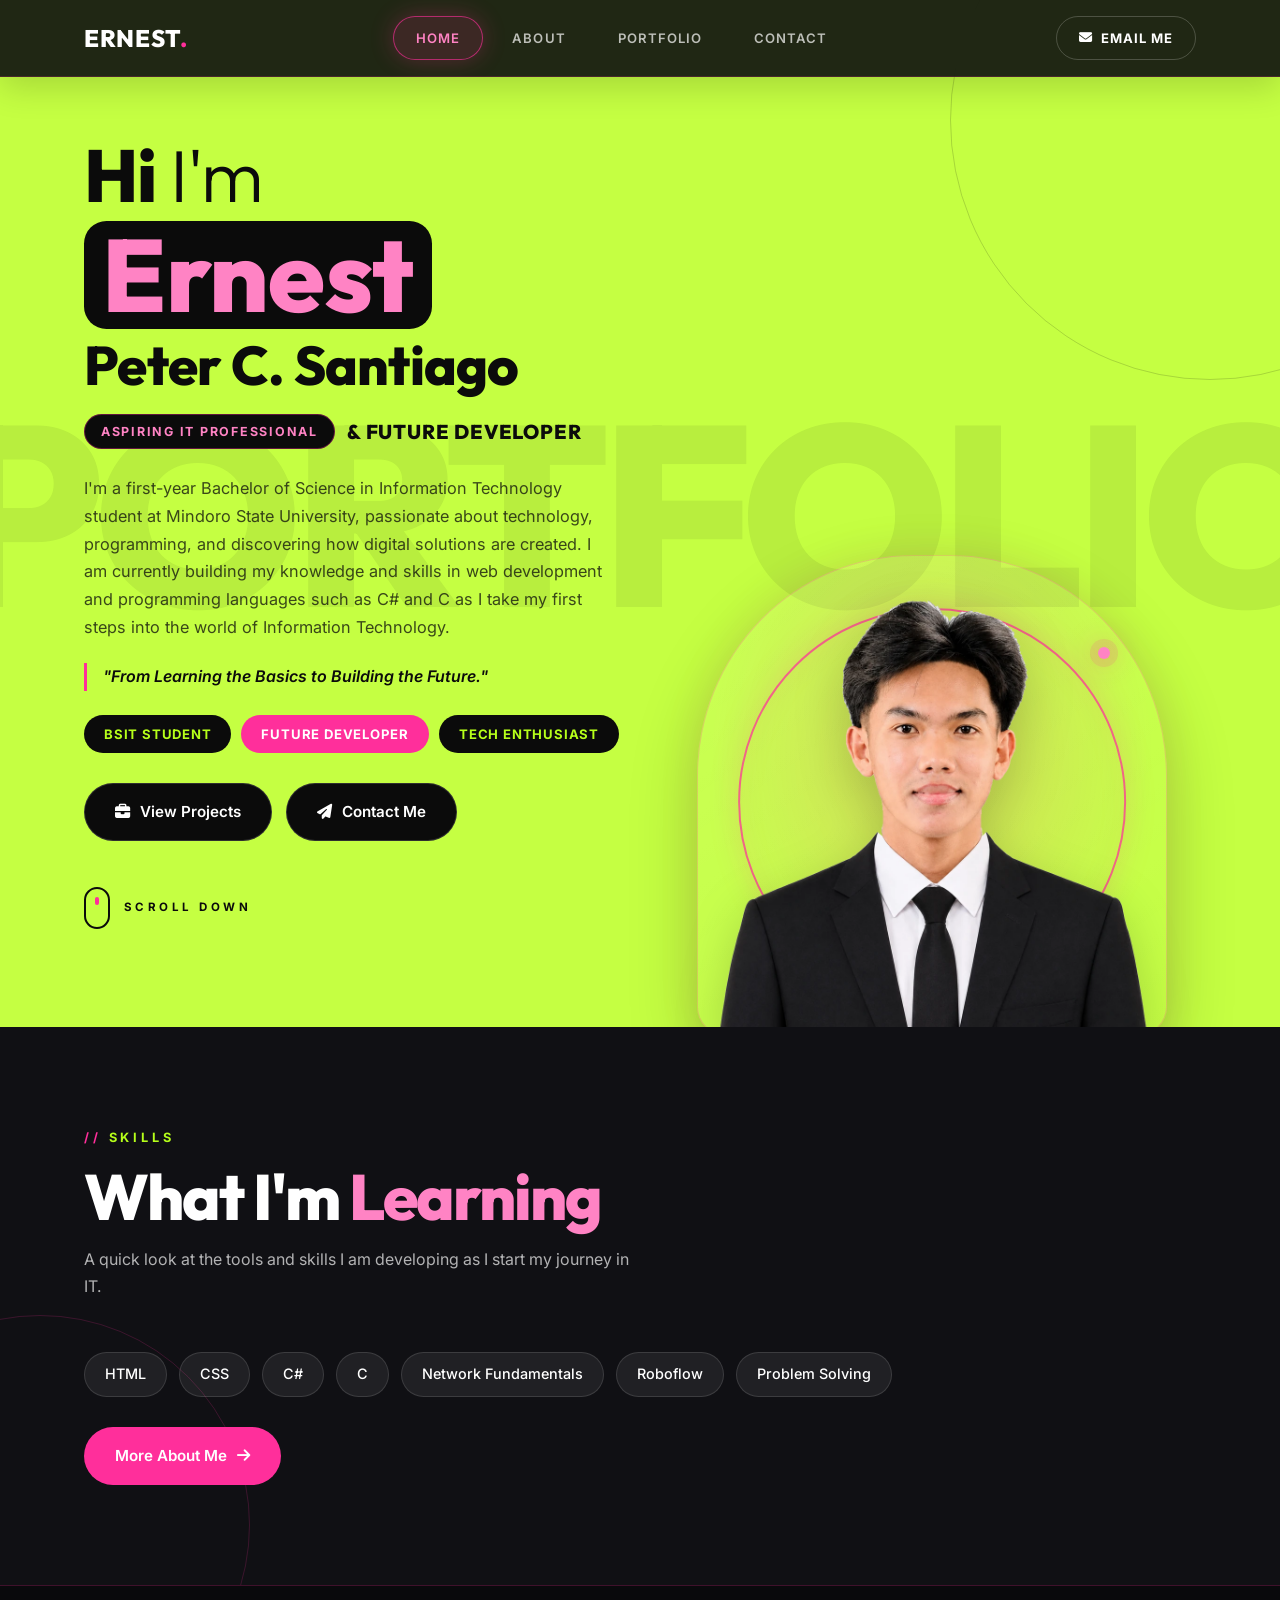
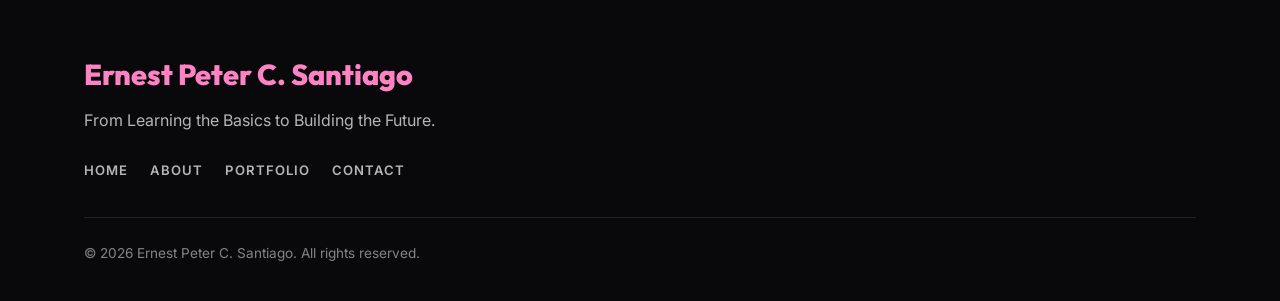
<file: index.html>
<!DOCTYPE html>
<html lang="en">
<head>
  <!-- Basic page setup -->
  <meta charset="UTF-8">
  <meta name="viewport" content="width=device-width, initial-scale=1.0">
  <meta name="description" content="Personal online portfolio of Ernest Peter C. Santiago, a first-year BSIT student and aspiring developer.">
  <title>Ernest Peter C. Santiago | Home</title>

  <!-- Fonts, icons, and the external stylesheet -->
  <link rel="preconnect" href="https://fonts.googleapis.com">
  <link rel="preconnect" href="https://fonts.gstatic.com" crossorigin>
  <link href="https://fonts.googleapis.com/css2?family=Inter:wght@400;500;600;700&family=Outfit:wght@300;600;800&family=Space+Mono&display=swap" rel="stylesheet">
  <link rel="stylesheet" href="https://cdnjs.cloudflare.com/ajax/libs/font-awesome/6.5.1/css/all.min.css">
  <link rel="stylesheet" href="style.css">
</head>
<body>

  <!-- ===== HEADER AND NAVIGATION ===== -->
  <header class="site-header">
    <div class="nav">
      <a href="index.html" class="logo">Ernest<span>.</span></a>
      <nav aria-label="Main navigation">
        <ul class="nav-links">
          <li><a href="index.html" class="active">Home</a></li>
          <li><a href="about.html">About</a></li>
          <li><a href="portfolio.html">Portfolio</a></li>
          <li><a href="contact.html">Contact</a></li>
        </ul>
      </nav>
      <a href="mailto:santiagoernest484@gmail.com" class="nav-cta">
        <i class="fa-solid fa-envelope" aria-hidden="true"></i> Email Me
      </a>
    </div>
  </header>

  <main>

    <!-- ===== HERO ===== -->
    <section class="section theme-lime hero">
      <span class="ghost" aria-hidden="true">PORTFOLIO</span>
      <span class="orb orb-1" aria-hidden="true"></span>

      <div class="container">

        <!-- Introduction -->
        <div class="hero-text">
          <h1 class="hero-title">
            <span class="hi">Hi <span>I'm</span></span>
            <span class="first hl">Ernest</span>
            <span class="last">Peter C. Santiago</span>
          </h1>

          <p class="hero-role">
            <span class="role-small">Aspiring IT Professional</span>
            <span class="role-big">&amp; Future Developer</span>
          </p>

          <p class="hero-bio">
            I'm a first-year Bachelor of Science in Information Technology student at
            Mindoro State University, passionate about technology, programming, and
            discovering how digital solutions are created. I am currently building my
            knowledge and skills in web development and programming languages such as
            C# and C as I take my first steps into the world of Information Technology.
          </p>

          <p class="tagline">"From Learning the Basics to Building the Future."</p>

          <ul class="badges">
            <li class="badge">BSIT Student</li>
            <li class="badge">Future Developer</li>
            <li class="badge">Tech Enthusiast</li>
          </ul>

          <div class="btn-group">
            <a href="portfolio.html" class="btn btn-dark">
              <i class="fa-solid fa-briefcase" aria-hidden="true"></i> View Projects
            </a>
            <a href="contact.html" class="btn btn-dark">
              <i class="fa-solid fa-paper-plane" aria-hidden="true"></i> Contact Me
            </a>
          </div>

          <a href="#learning" class="scroll-hint">
            <span class="mouse" aria-hidden="true"></span> Scroll Down
          </a>
        </div>

        <!-- Professional photo -->
        <figure class="hero-photo">
          <img src="assets/images/profile.webp" width="1000" height="1000"
               alt="Professional photo of Ernest Peter C. Santiago in a black suit and tie">
        </figure>

      </div>
    </section>

    <!-- ===== CURRENTLY LEARNING ===== -->
    <section class="section theme-dark" id="learning">
      <span class="orb orb-2" aria-hidden="true"></span>
      <div class="container">
        <div class="section-head">
          <span class="eyebrow">Skills</span>
          <h2 class="display">What I'm <span class="hl">Learning</span></h2>
          <p>A quick look at the tools and skills I am developing as I start my journey in IT.</p>
        </div>

        <ul class="chip-row">
          <li class="chip">HTML</li>
          <li class="chip">CSS</li>
          <li class="chip">C#</li>
          <li class="chip">C</li>
          <li class="chip">Network Fundamentals</li>
          <li class="chip">Roboflow</li>
          <li class="chip">Problem Solving</li>
        </ul>

        <div class="btn-group">
          <a href="about.html" class="btn btn-lime">
            More About Me <i class="fa-solid fa-arrow-right" aria-hidden="true"></i>
          </a>
        </div>
      </div>
    </section>

  </main>

  <!-- ===== FOOTER ===== -->
  <footer class="site-footer">
    <div class="container">
      <p class="footer-name">Ernest Peter C. Santiago</p>
      <p class="footer-tagline">From Learning the Basics to Building the Future.</p>
      <ul class="footer-links">
        <li><a href="index.html">Home</a></li>
        <li><a href="about.html">About</a></li>
        <li><a href="portfolio.html">Portfolio</a></li>
        <li><a href="contact.html">Contact</a></li>
      </ul>
      <p class="footer-copy">&copy; 2026 Ernest Peter C. Santiago. All rights reserved.</p>
    </div>
  </footer>

</body>
</html>
</file>
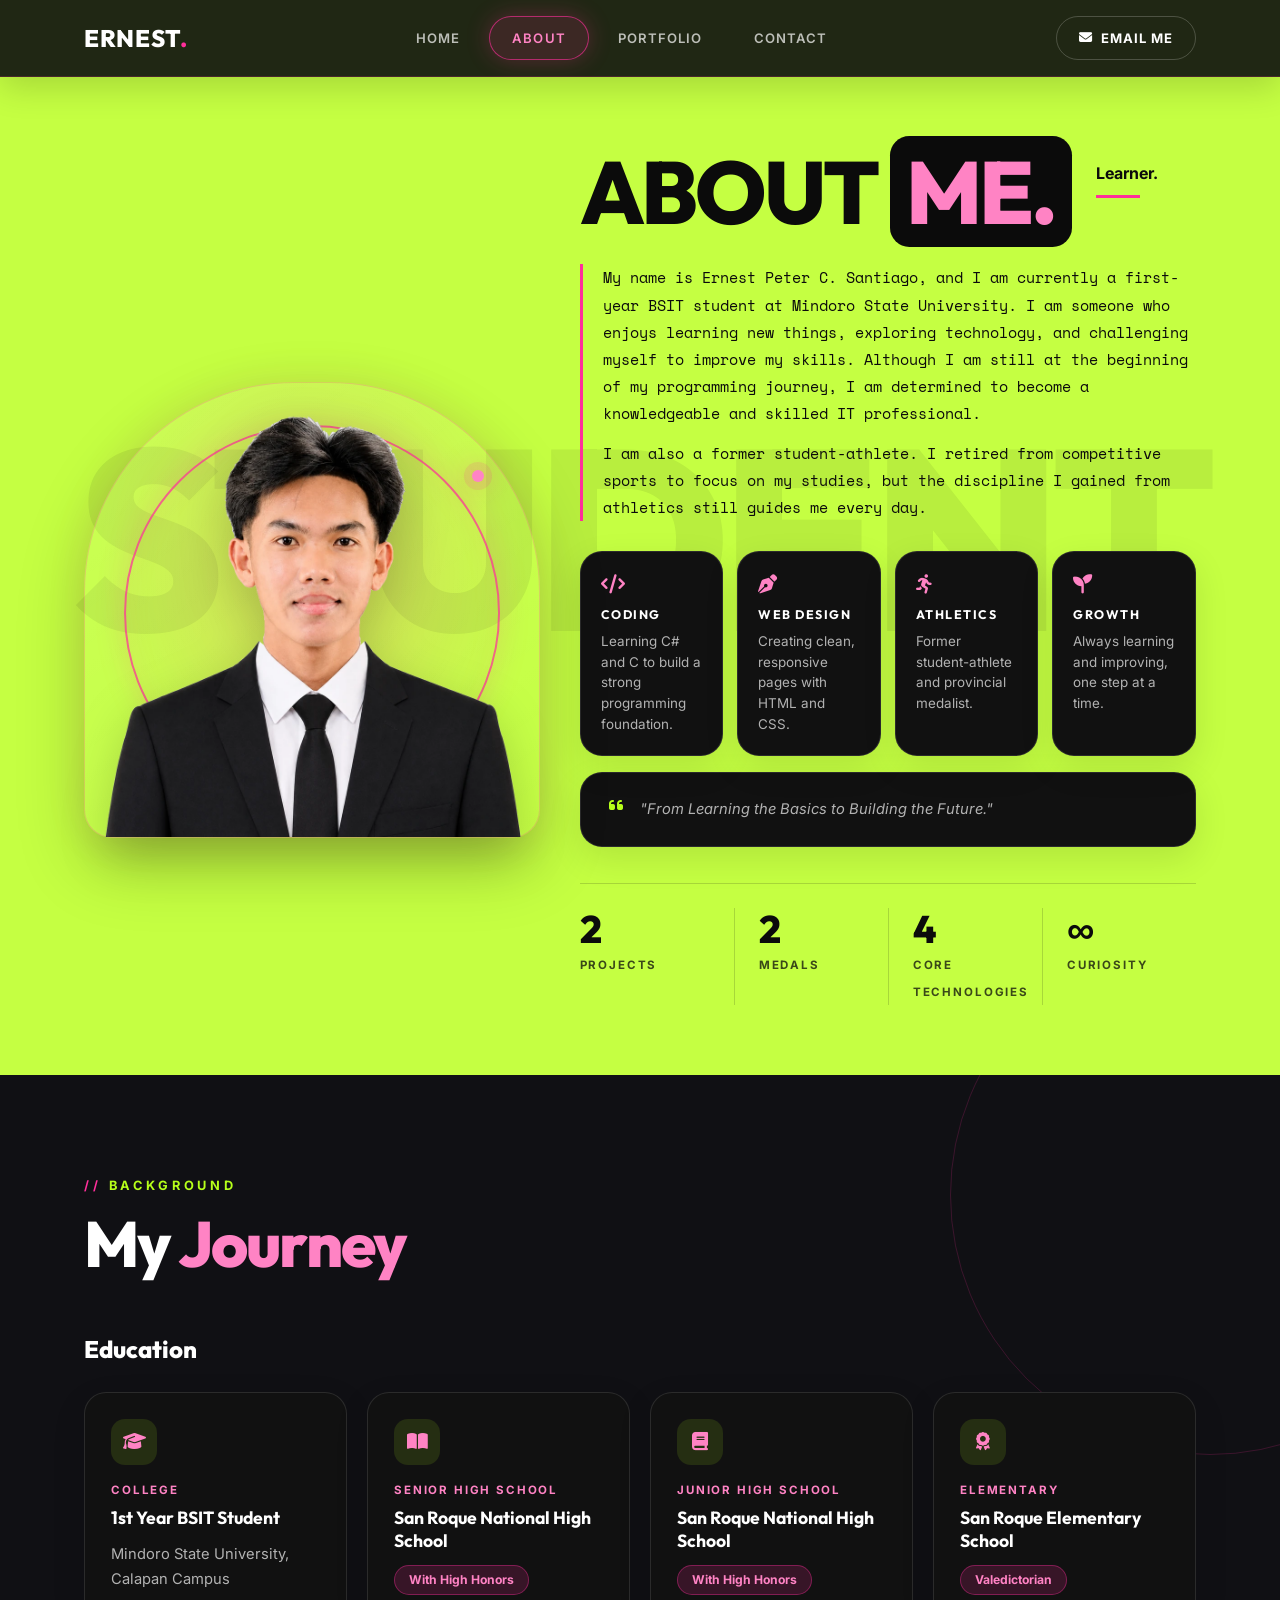
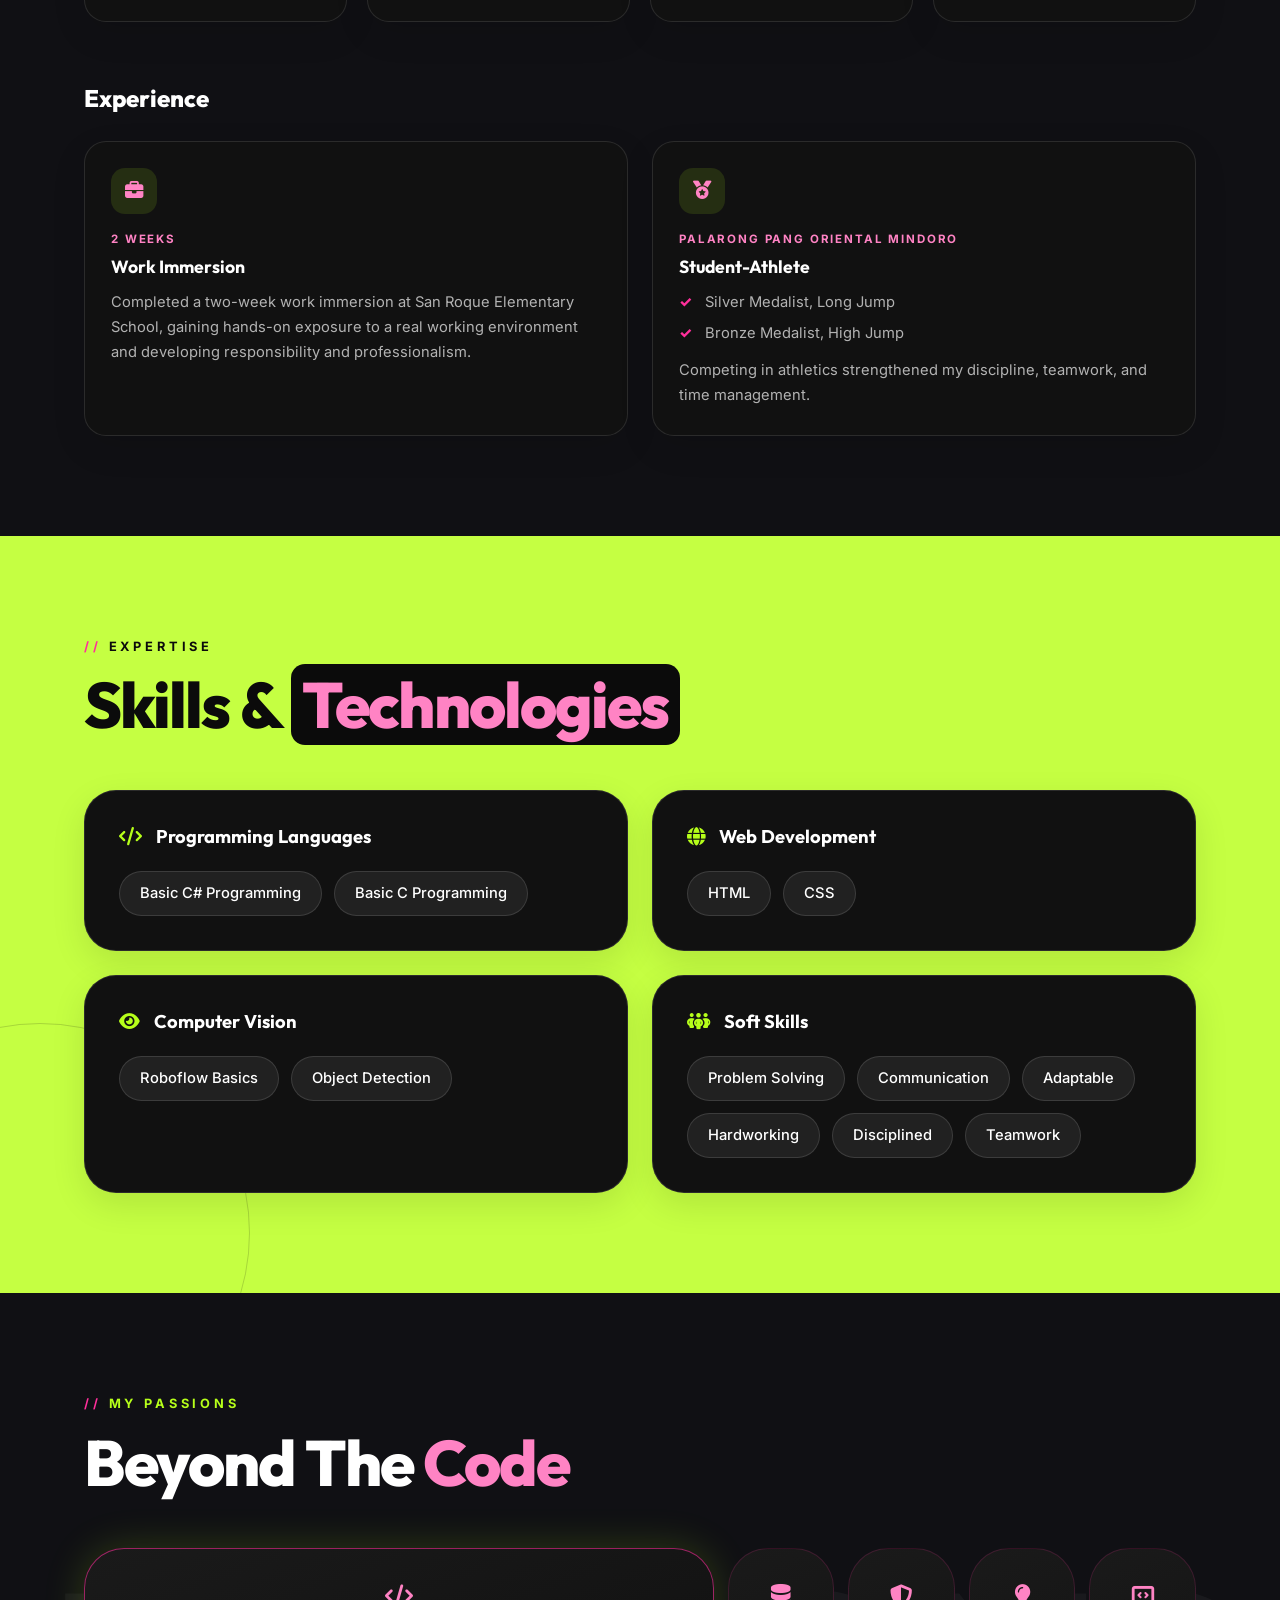
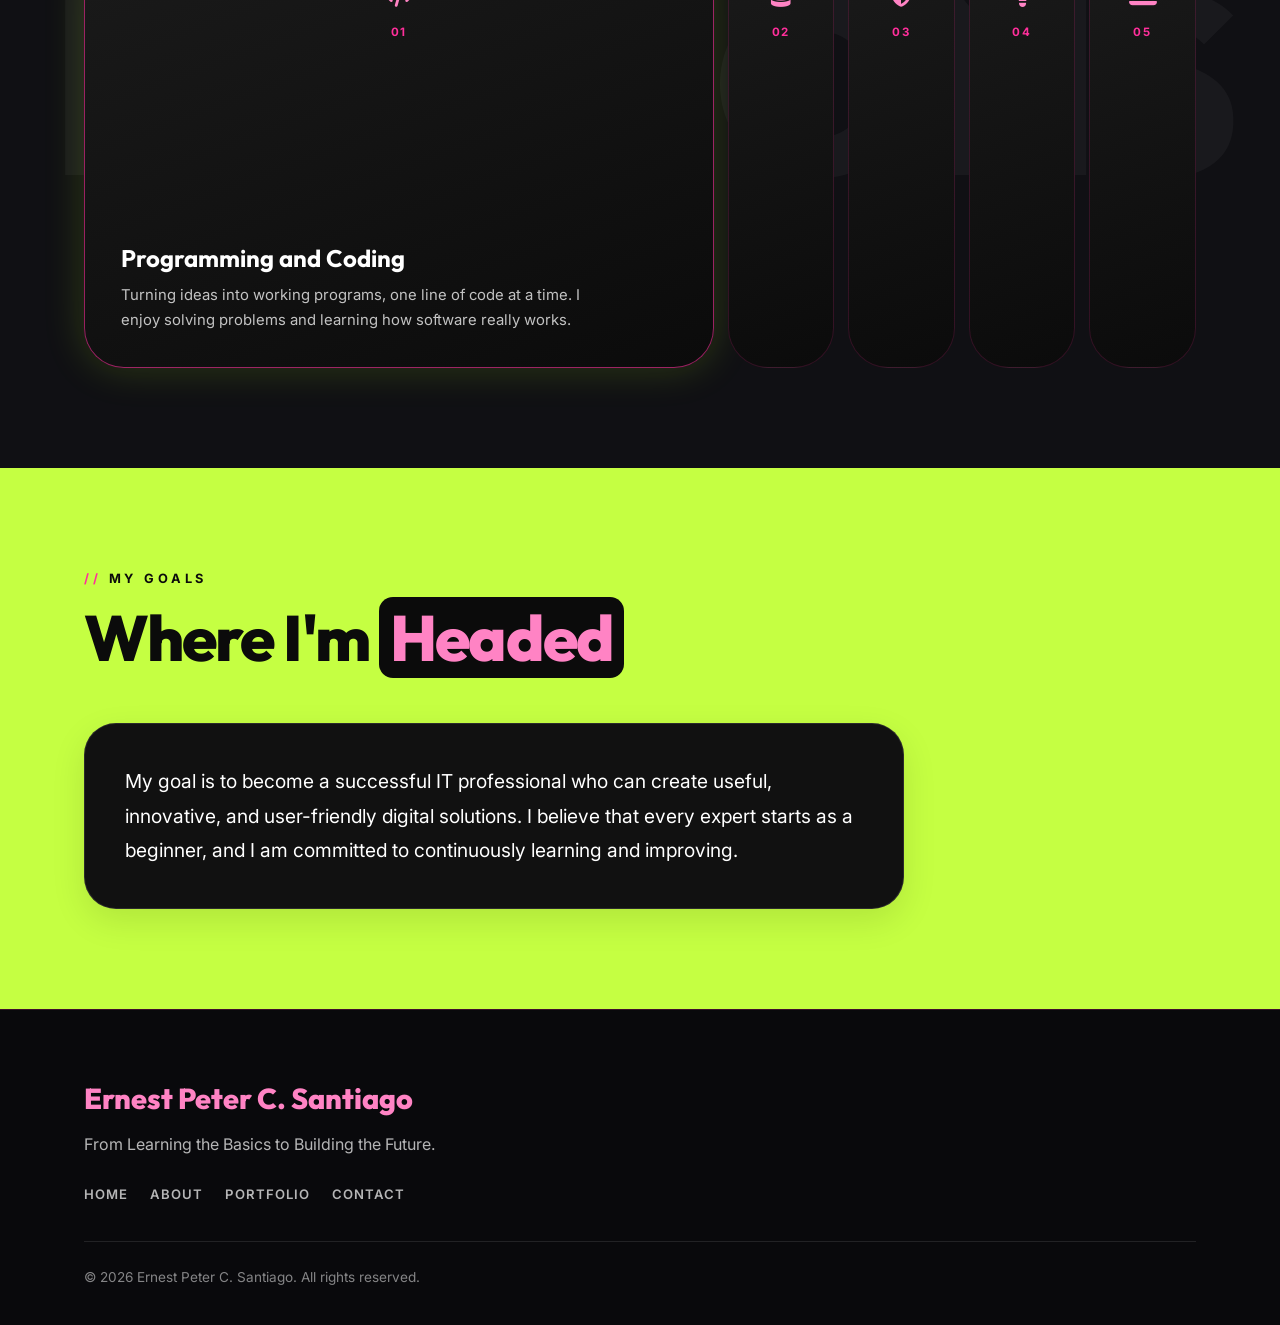
<file: about.html>
<!DOCTYPE html>
<html lang="en">
<head>
  <!-- Basic page setup -->
  <meta charset="UTF-8">
  <meta name="viewport" content="width=device-width, initial-scale=1.0">
  <meta name="description" content="Learn more about Ernest Peter C. Santiago: background, education, experience, skills, interests, and goals.">
  <title>Ernest Peter C. Santiago | About</title>

  <!-- Fonts, icons, and the external stylesheet -->
  <link rel="preconnect" href="https://fonts.googleapis.com">
  <link rel="preconnect" href="https://fonts.gstatic.com" crossorigin>
  <link href="https://fonts.googleapis.com/css2?family=Inter:wght@400;500;600;700&family=Outfit:wght@300;600;800&family=Space+Mono&display=swap" rel="stylesheet">
  <link rel="stylesheet" href="https://cdnjs.cloudflare.com/ajax/libs/font-awesome/6.5.1/css/all.min.css">
  <link rel="stylesheet" href="style.css">
</head>
<body>

  <!-- ===== HEADER AND NAVIGATION ===== -->
  <header class="site-header">
    <div class="nav">
      <a href="index.html" class="logo">Ernest<span>.</span></a>
      <nav aria-label="Main navigation">
        <ul class="nav-links">
          <li><a href="index.html">Home</a></li>
          <li><a href="about.html" class="active">About</a></li>
          <li><a href="portfolio.html">Portfolio</a></li>
          <li><a href="contact.html">Contact</a></li>
        </ul>
      </nav>
      <a href="mailto:santiagoernest484@gmail.com" class="nav-cta">
        <i class="fa-solid fa-envelope" aria-hidden="true"></i> Email Me
      </a>
    </div>
  </header>

  <main>

    <!-- ===== ABOUT INTRO ===== -->
    <section class="section theme-lime about-hero page-top">
      <span class="ghost" aria-hidden="true">STUDENT</span>

      <div class="container about-grid">

        <figure class="about-photo">
          <img src="assets/images/profile.webp" width="1000" height="1000"
               alt="Ernest Peter C. Santiago smiling in a black suit and tie">
        </figure>

        <div class="about-content">
          <div class="about-title">
            <h1 class="display">About <span class="hl">Me.</span></h1>
            <p class="about-tag">Learner.</p>
          </div>

          <!-- Personal background -->
          <div class="mono-text">
            <p>
              My name is Ernest Peter C. Santiago, and I am currently a first-year BSIT
              student at Mindoro State University. I am someone who enjoys learning new
              things, exploring technology, and challenging myself to improve my skills.
              Although I am still at the beginning of my programming journey, I am
              determined to become a knowledgeable and skilled IT professional.
            </p>
            <p>
              I am also a former student-athlete. I retired from competitive sports to
              focus on my studies, but the discipline I gained from athletics still
              guides me every day.
            </p>
          </div>

          <!-- Four pillars -->
          <div class="pillars">
            <article class="card">
              <span class="card-icon"><i class="fa-solid fa-code" aria-hidden="true"></i></span>
              <h3>Coding</h3>
              <p>Learning C# and C to build a strong programming foundation.</p>
            </article>
            <article class="card">
              <span class="card-icon"><i class="fa-solid fa-pen-nib" aria-hidden="true"></i></span>
              <h3>Web Design</h3>
              <p>Creating clean, responsive pages with HTML and CSS.</p>
            </article>
            <article class="card">
              <span class="card-icon"><i class="fa-solid fa-person-running" aria-hidden="true"></i></span>
              <h3>Athletics</h3>
              <p>Former student-athlete and provincial medalist.</p>
            </article>
            <article class="card">
              <span class="card-icon"><i class="fa-solid fa-seedling" aria-hidden="true"></i></span>
              <h3>Growth</h3>
              <p>Always learning and improving, one step at a time.</p>
            </article>
          </div>

          <!-- Quote -->
          <div class="card quote-card">
            <i class="fa-solid fa-quote-left" aria-hidden="true"></i>
            <p>"From Learning the Basics to Building the Future."</p>
          </div>

          <!-- Quick stats -->
          <div class="stats">
            <div class="stat"><strong>2</strong><span>Projects</span></div>
            <div class="stat"><strong>2</strong><span>Medals</span></div>
            <div class="stat"><strong>4</strong><span>Core Technologies</span></div>
            <div class="stat"><strong>&infin;</strong><span>Curiosity</span></div>
          </div>
        </div>

      </div>
    </section>

    <!-- ===== EDUCATION AND EXPERIENCE ===== -->
    <section class="section theme-dark">
      <span class="orb orb-1" aria-hidden="true"></span>
      <div class="container">

        <div class="section-head">
          <span class="eyebrow">Background</span>
          <h2 class="display">My <span class="hl">Journey</span></h2>
        </div>

        <!-- Education -->
        <h3 class="sub-title">Education</h3>
        <div class="grid-4">
          <article class="card info-card">
            <span class="card-icon"><i class="fa-solid fa-graduation-cap" aria-hidden="true"></i></span>
            <span class="level">College</span>
            <h3>1st Year BSIT Student</h3>
            <p>Mindoro State University, Calapan Campus</p>
          </article>
          <article class="card info-card">
            <span class="card-icon"><i class="fa-solid fa-book-open" aria-hidden="true"></i></span>
            <span class="level">Senior High School</span>
            <h3>San Roque National High School</h3>
            <span class="pill">With High Honors</span>
          </article>
          <article class="card info-card">
            <span class="card-icon"><i class="fa-solid fa-book" aria-hidden="true"></i></span>
            <span class="level">Junior High School</span>
            <h3>San Roque National High School</h3>
            <span class="pill">With High Honors</span>
          </article>
          <article class="card info-card">
            <span class="card-icon"><i class="fa-solid fa-award" aria-hidden="true"></i></span>
            <span class="level">Elementary</span>
            <h3>San Roque Elementary School</h3>
            <span class="pill">Valedictorian</span>
          </article>
        </div>

        <!-- Experience -->
        <h3 class="sub-title">Experience</h3>
        <div class="grid-2">
          <article class="card info-card">
            <span class="card-icon"><i class="fa-solid fa-briefcase" aria-hidden="true"></i></span>
            <span class="level">2 Weeks</span>
            <h3>Work Immersion</h3>
            <p>
              Completed a two-week work immersion at San Roque Elementary School, gaining
              hands-on exposure to a real working environment and developing responsibility
              and professionalism.
            </p>
          </article>
          <article class="card info-card">
            <span class="card-icon"><i class="fa-solid fa-medal" aria-hidden="true"></i></span>
            <span class="level">Palarong Pang Oriental Mindoro</span>
            <h3>Student-Athlete</h3>
            <ul class="check-list">
              <li>Silver Medalist, Long Jump</li>
              <li>Bronze Medalist, High Jump</li>
            </ul>
            <p class="note">
              Competing in athletics strengthened my discipline, teamwork, and time management.
            </p>
          </article>
        </div>

      </div>
    </section>

    <!-- ===== SKILLS ===== -->
    <section class="section theme-lime">
      <span class="orb orb-2" aria-hidden="true"></span>
      <div class="container">

        <div class="section-head">
          <span class="eyebrow">Expertise</span>
          <h2 class="display">Skills &amp; <span class="hl">Technologies</span></h2>
        </div>

        <div class="grid-2">
          <article class="card skill-card">
            <h3><i class="fa-solid fa-code" aria-hidden="true"></i> Programming Languages</h3>
            <ul class="chip-row">
              <li class="chip">Basic C# Programming</li>
              <li class="chip">Basic C Programming</li>
            </ul>
          </article>
          <article class="card skill-card">
            <h3><i class="fa-solid fa-globe" aria-hidden="true"></i> Web Development</h3>
            <ul class="chip-row">
              <li class="chip">HTML</li>
              <li class="chip">CSS</li>
            </ul>
          </article>
          <article class="card skill-card">
            <h3><i class="fa-solid fa-eye" aria-hidden="true"></i> Computer Vision</h3>
            <ul class="chip-row">
              <li class="chip">Roboflow Basics</li>
              <li class="chip">Object Detection</li>
            </ul>
          </article>
          <article class="card skill-card">
            <h3><i class="fa-solid fa-people-group" aria-hidden="true"></i> Soft Skills</h3>
            <ul class="chip-row">
              <li class="chip">Problem Solving</li>
              <li class="chip">Communication</li>
              <li class="chip">Adaptable</li>
              <li class="chip">Hardworking</li>
              <li class="chip">Disciplined</li>
              <li class="chip">Teamwork</li>
            </ul>
          </article>
        </div>

      </div>
    </section>

    <!-- ===== INTERESTS (hover or tab to expand a strip) ===== -->
    <section class="section theme-dark">
      <span class="ghost" aria-hidden="true">PASSIONS</span>
      <div class="container">

        <div class="section-head">
          <span class="eyebrow">My Passions</span>
          <h2 class="display">Beyond The <span class="hl">Code</span></h2>
        </div>

        <div class="accordion">
          <article class="panel is-open" tabindex="0">
            <div class="panel-mark"><i class="fa-solid fa-code" aria-hidden="true"></i><small>01</small></div>
            <div class="panel-body">
              <h3>Programming and Coding</h3>
              <p>Turning ideas into working programs, one line of code at a time. I enjoy solving problems and learning how software really works.</p>
            </div>
          </article>
          <article class="panel" tabindex="0">
            <div class="panel-mark"><i class="fa-solid fa-database" aria-hidden="true"></i><small>02</small></div>
            <div class="panel-body">
              <h3>Data Science</h3>
              <p>Curious about how data can reveal patterns and help people make better decisions.</p>
            </div>
          </article>
          <article class="panel" tabindex="0">
            <div class="panel-mark"><i class="fa-solid fa-shield-halved" aria-hidden="true"></i><small>03</small></div>
            <div class="panel-body">
              <h3>Cybersecurity</h3>
              <p>Interested in how systems are protected and how information stays safe in a connected world.</p>
            </div>
          </article>
          <article class="panel" tabindex="0">
            <div class="panel-mark"><i class="fa-solid fa-lightbulb" aria-hidden="true"></i><small>04</small></div>
            <div class="panel-body">
              <h3>Technology and Innovation</h3>
              <p>Always exploring new tools and ideas that make life easier and the future brighter.</p>
            </div>
          </article>
          <article class="panel" tabindex="0">
            <div class="panel-mark"><i class="fa-solid fa-laptop-code" aria-hidden="true"></i><small>05</small></div>
            <div class="panel-body">
              <h3>Software Development</h3>
              <p>Learning how complete, user-friendly applications are planned, designed, and built.</p>
            </div>
          </article>
        </div>

      </div>
    </section>

    <!-- ===== GOALS ===== -->
    <section class="section theme-lime">
      <div class="container">
        <div class="section-head">
          <span class="eyebrow">My Goals</span>
          <h2 class="display">Where I'm <span class="hl">Headed</span></h2>
        </div>

        <blockquote class="card goal-card">
          <p>
            My goal is to become a successful IT professional who can create useful,
            innovative, and user-friendly digital solutions. I believe that every expert
            starts as a beginner, and I am committed to continuously learning and improving.
          </p>
        </blockquote>
      </div>
    </section>

  </main>

  <!-- ===== FOOTER ===== -->
  <footer class="site-footer">
    <div class="container">
      <p class="footer-name">Ernest Peter C. Santiago</p>
      <p class="footer-tagline">From Learning the Basics to Building the Future.</p>
      <ul class="footer-links">
        <li><a href="index.html">Home</a></li>
        <li><a href="about.html">About</a></li>
        <li><a href="portfolio.html">Portfolio</a></li>
        <li><a href="contact.html">Contact</a></li>
      </ul>
      <p class="footer-copy">&copy; 2026 Ernest Peter C. Santiago. All rights reserved.</p>
    </div>
  </footer>

</body>
</html>
</file>
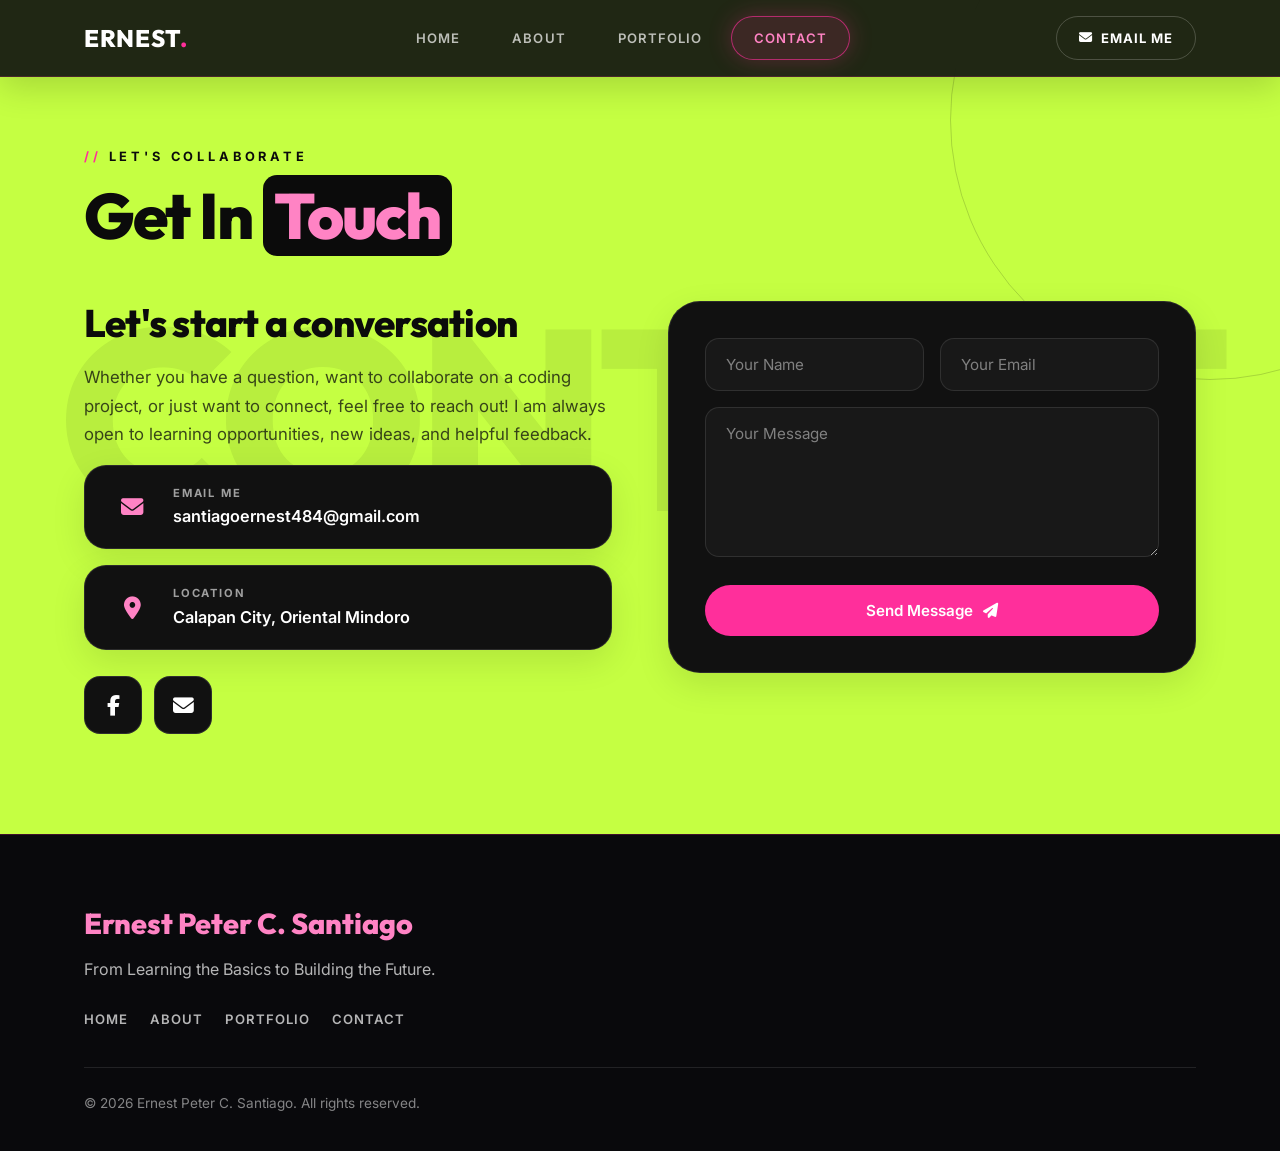
<file: contact.html>
<!DOCTYPE html>
<html lang="en">
<head>
  <!-- Basic page setup -->
  <meta charset="UTF-8">
  <meta name="viewport" content="width=device-width, initial-scale=1.0">
  <meta name="description" content="Get in touch with Ernest Peter C. Santiago through email or Facebook.">
  <title>Ernest Peter C. Santiago | Contact</title>

  <!-- Fonts, icons, and the external stylesheet -->
  <link rel="preconnect" href="https://fonts.googleapis.com">
  <link rel="preconnect" href="https://fonts.gstatic.com" crossorigin>
  <link href="https://fonts.googleapis.com/css2?family=Inter:wght@400;500;600;700&family=Outfit:wght@300;600;800&family=Space+Mono&display=swap" rel="stylesheet">
  <link rel="stylesheet" href="https://cdnjs.cloudflare.com/ajax/libs/font-awesome/6.5.1/css/all.min.css">
  <link rel="stylesheet" href="style.css">
</head>
<body>

  <!-- ===== HEADER AND NAVIGATION ===== -->
  <header class="site-header">
    <div class="nav">
      <a href="index.html" class="logo">Ernest<span>.</span></a>
      <nav aria-label="Main navigation">
        <ul class="nav-links">
          <li><a href="index.html">Home</a></li>
          <li><a href="about.html">About</a></li>
          <li><a href="portfolio.html">Portfolio</a></li>
          <li><a href="contact.html" class="active">Contact</a></li>
        </ul>
      </nav>
      <a href="mailto:santiagoernest484@gmail.com" class="nav-cta">
        <i class="fa-solid fa-envelope" aria-hidden="true"></i> Email Me
      </a>
    </div>
  </header>

  <main>

    <!-- ===== CONTACT ===== -->
    <section class="section theme-lime page-top">
      <span class="ghost" aria-hidden="true">CONTACT</span>
      <span class="orb orb-1" aria-hidden="true"></span>
      <div class="container">

        <div class="section-head">
          <span class="eyebrow">Let's Collaborate</span>
          <h1 class="display">Get In <span class="hl">Touch</span></h1>
        </div>

        <div class="contact-grid">

          <!-- Contact details -->
          <div class="contact-intro">
            <h2>Let's start a conversation</h2>
            <p>
              Whether you have a question, want to collaborate on a coding project, or
              just want to connect, feel free to reach out! I am always open to learning
              opportunities, new ideas, and helpful feedback.
            </p>

            <a class="card info-row" href="mailto:santiagoernest484@gmail.com">
              <span class="card-icon"><i class="fa-solid fa-envelope" aria-hidden="true"></i></span>
              <span>
                <span class="label">Email Me</span>
                <span class="value">santiagoernest484@gmail.com</span>
              </span>
            </a>

            <div class="card info-row">
              <span class="card-icon"><i class="fa-solid fa-location-dot" aria-hidden="true"></i></span>
              <span>
                <span class="label">Location</span>
                <span class="value">Calapan City, Oriental Mindoro</span>
              </span>
            </div>

            <div class="socials">
              <a class="social" href="https://www.facebook.com/erniblism" target="_blank" rel="noopener noreferrer" aria-label="Ernest Santiago on Facebook">
                <i class="fa-brands fa-facebook-f" aria-hidden="true"></i>
              </a>
              <a class="social" href="mailto:santiagoernest484@gmail.com" aria-label="Send an email">
                <i class="fa-solid fa-envelope" aria-hidden="true"></i>
              </a>
            </div>
          </div>

          <!-- Message form: opens the visitor's email app -->
          <div class="card form-panel">
            <form action="mailto:santiagoernest484@gmail.com" method="post" enctype="text/plain">
              <div class="form-row">
                <label class="sr-only" for="name">Your name</label>
                <input type="text" id="name" name="Name" placeholder="Your Name" required>

                <label class="sr-only" for="email">Your email</label>
                <input type="email" id="email" name="Email" placeholder="Your Email" required>
              </div>

              <label class="sr-only" for="message">Your message</label>
              <textarea id="message" name="Message" placeholder="Your Message" required></textarea>

              <button type="submit" class="btn btn-lime">
                Send Message <i class="fa-solid fa-paper-plane" aria-hidden="true"></i>
              </button>
            </form>
          </div>

        </div>
      </div>
    </section>

  </main>

  <!-- ===== FOOTER ===== -->
  <footer class="site-footer">
    <div class="container">
      <p class="footer-name">Ernest Peter C. Santiago</p>
      <p class="footer-tagline">From Learning the Basics to Building the Future.</p>
      <ul class="footer-links">
        <li><a href="index.html">Home</a></li>
        <li><a href="about.html">About</a></li>
        <li><a href="portfolio.html">Portfolio</a></li>
        <li><a href="contact.html">Contact</a></li>
      </ul>
      <p class="footer-copy">&copy; 2026 Ernest Peter C. Santiago. All rights reserved.</p>
    </div>
  </footer>

</body>
</html>
</file>
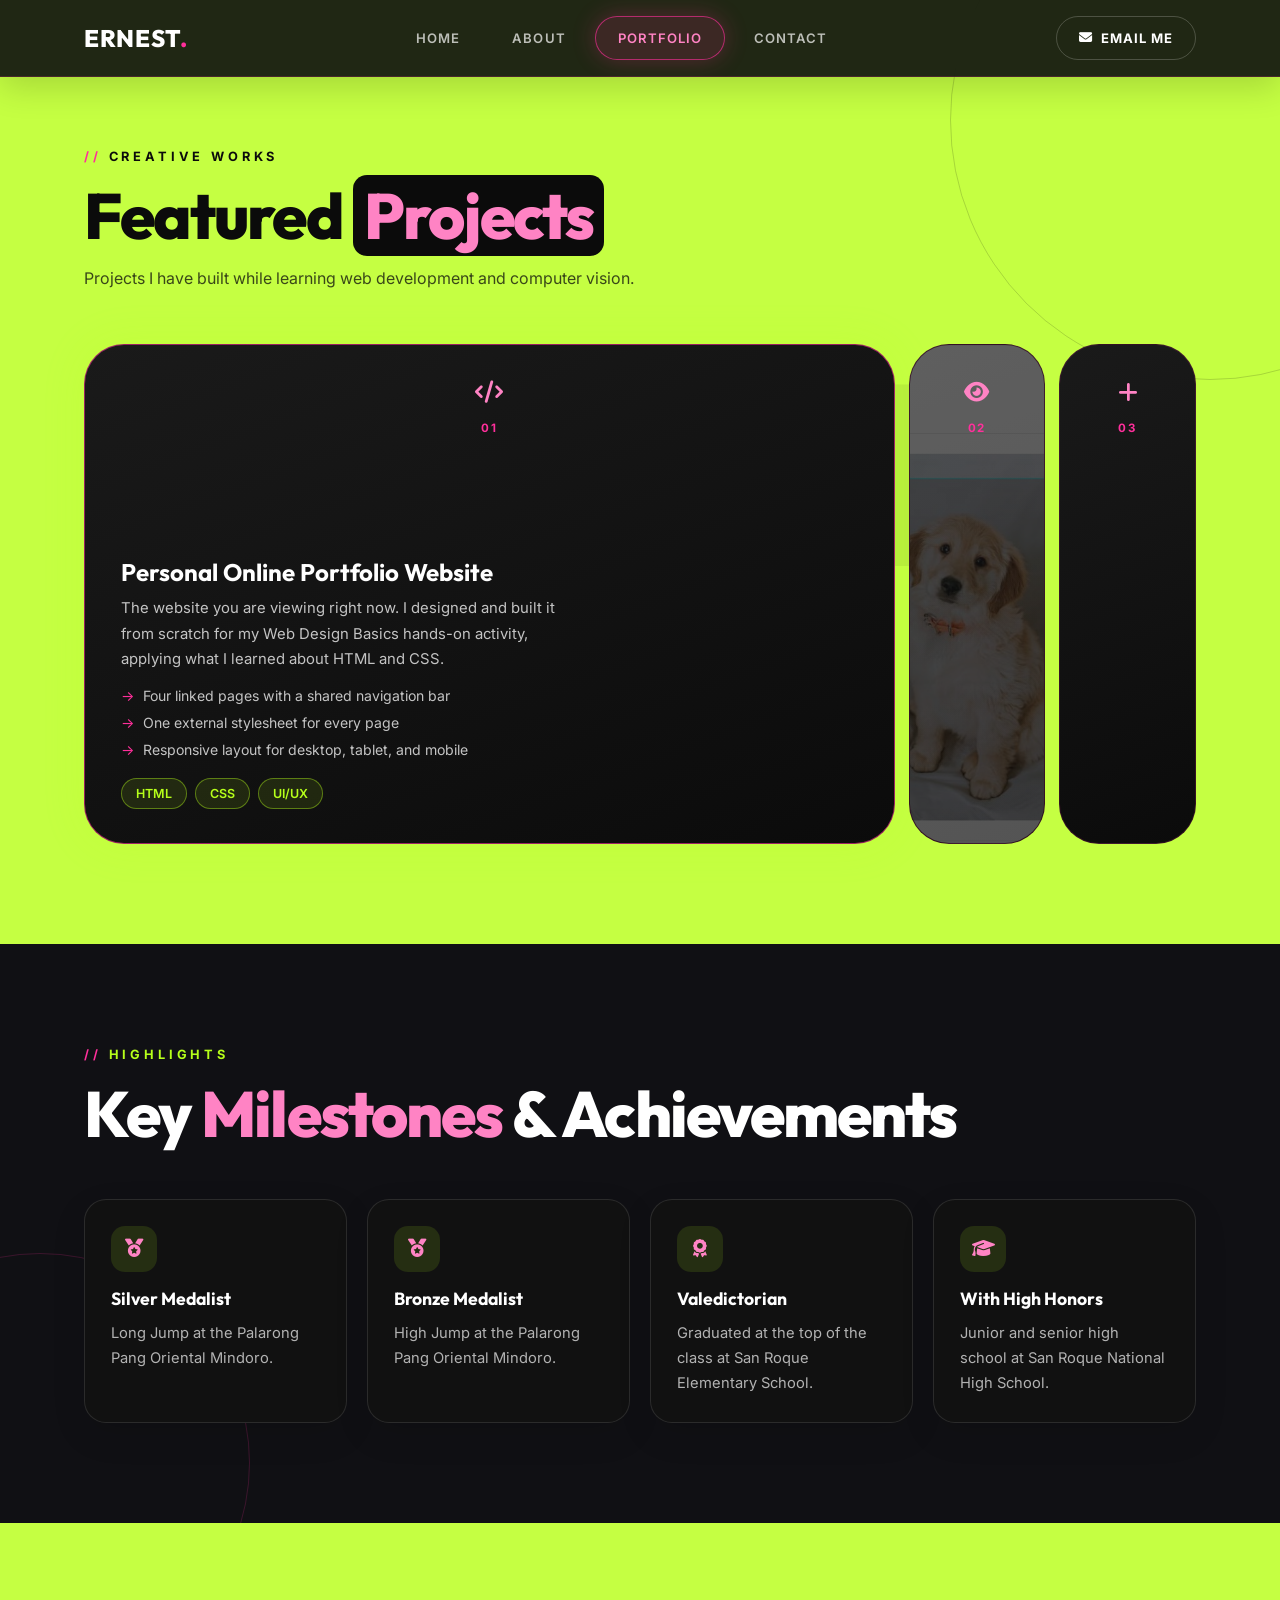
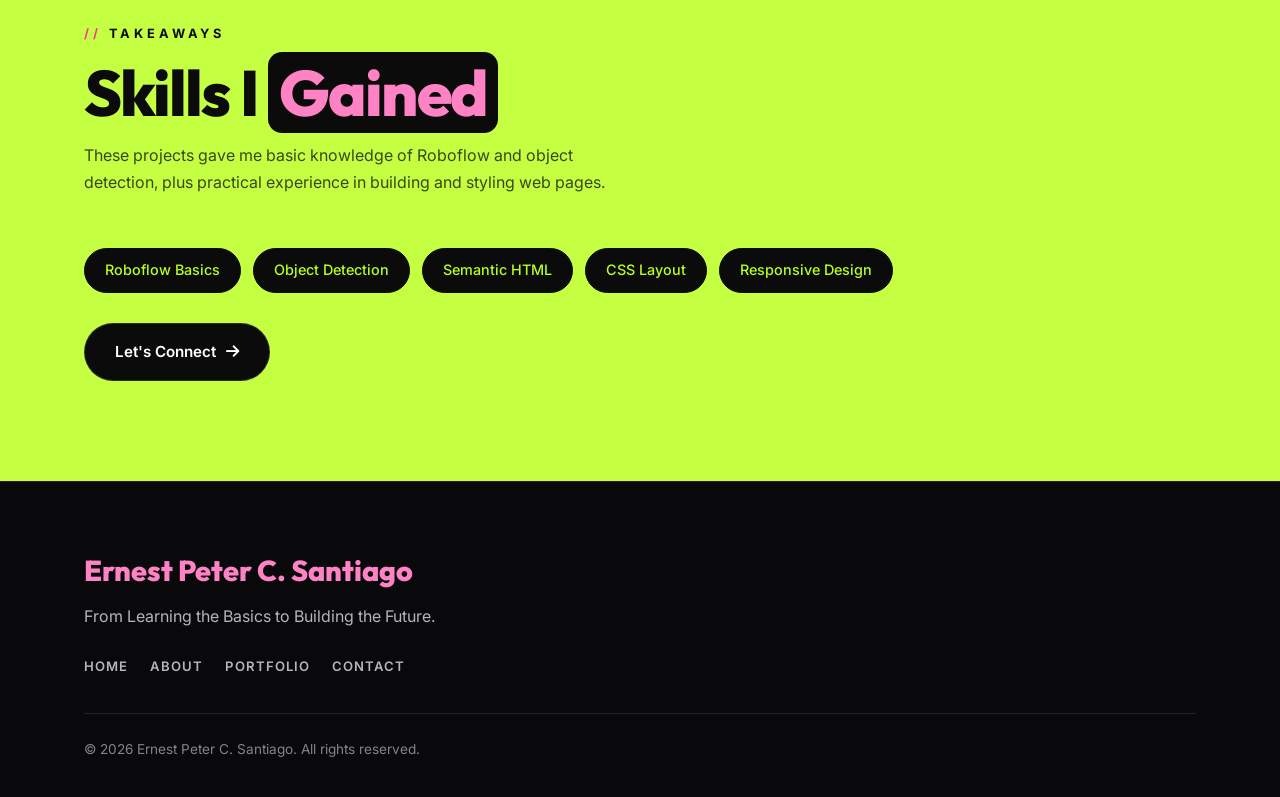
<file: portfolio.html>
<!DOCTYPE html>
<html lang="en">
<head>
  <!-- Basic page setup -->
  <meta charset="UTF-8">
  <meta name="viewport" content="width=device-width, initial-scale=1.0">
  <meta name="description" content="Projects and achievements of Ernest Peter C. Santiago: a personal portfolio website and a cat and dog object detection model.">
  <title>Ernest Peter C. Santiago | Portfolio</title>

  <!-- Fonts, icons, and the external stylesheet -->
  <link rel="preconnect" href="https://fonts.googleapis.com">
  <link rel="preconnect" href="https://fonts.gstatic.com" crossorigin>
  <link href="https://fonts.googleapis.com/css2?family=Inter:wght@400;500;600;700&family=Outfit:wght@300;600;800&family=Space+Mono&display=swap" rel="stylesheet">
  <link rel="stylesheet" href="https://cdnjs.cloudflare.com/ajax/libs/font-awesome/6.5.1/css/all.min.css">
  <link rel="stylesheet" href="style.css">
</head>
<body>

  <!-- ===== HEADER AND NAVIGATION ===== -->
  <header class="site-header">
    <div class="nav">
      <a href="index.html" class="logo">Ernest<span>.</span></a>
      <nav aria-label="Main navigation">
        <ul class="nav-links">
          <li><a href="index.html">Home</a></li>
          <li><a href="about.html">About</a></li>
          <li><a href="portfolio.html" class="active">Portfolio</a></li>
          <li><a href="contact.html">Contact</a></li>
        </ul>
      </nav>
      <a href="mailto:santiagoernest484@gmail.com" class="nav-cta">
        <i class="fa-solid fa-envelope" aria-hidden="true"></i> Email Me
      </a>
    </div>
  </header>

  <main>

    <!-- ===== FEATURED PROJECTS (hover or tab to expand a strip) ===== -->
    <section class="section theme-lime page-top">
      <span class="ghost" aria-hidden="true">WORK</span>
      <span class="orb orb-1" aria-hidden="true"></span>
      <div class="container">

        <div class="section-head">
          <span class="eyebrow">Creative Works</span>
          <h1 class="display">Featured <span class="hl">Projects</span></h1>
          <p>Projects I have built while learning web development and computer vision.</p>
        </div>

        <div class="accordion tall">

          <!-- Project 1: this website -->
          <article class="panel is-open" tabindex="0">
            <div class="panel-mark"><i class="fa-solid fa-code" aria-hidden="true"></i><small>01</small></div>
            <div class="panel-body">
              <h2>Personal Online Portfolio Website</h2>
              <p>
                The website you are viewing right now. I designed and built it from scratch
                for my Web Design Basics hands-on activity, applying what I learned about
                HTML and CSS.
              </p>
              <ul class="features">
                <li>Four linked pages with a shared navigation bar</li>
                <li>One external stylesheet for every page</li>
                <li>Responsive layout for desktop, tablet, and mobile</li>
              </ul>
              <ul class="tags">
                <li class="tag">HTML</li>
                <li class="tag">CSS</li>
                <li class="tag">UI/UX</li>
              </ul>
            </div>
          </article>

          <!-- Project 2: Roboflow object detection -->
          <article class="panel" tabindex="0">
            <img class="panel-bg" src="assets/images/roboflow-detection.jpg" alt="">
            <div class="panel-mark"><i class="fa-solid fa-eye" aria-hidden="true"></i><small>02</small></div>
            <div class="panel-body">
              <h2>Object Detection for Cats and Dogs</h2>
              <p>
                An object detection model built and trained on Roboflow that tells whether
                an image shows a cat or a dog. It was trained on 40 images and draws a
                bounding box with a confidence score on each detection.
              </p>
              <ul class="features">
                <li>Image labeling and dataset preparation</li>
                <li>Model training and testing</li>
                <li>Reading predictions and confidence scores</li>
              </ul>
              <ul class="tags">
                <li class="tag">Roboflow</li>
                <li class="tag">Object Detection</li>
                <li class="tag">Computer Vision</li>
              </ul>
            </div>
          </article>

          <!-- Placeholder for future work -->
          <article class="panel" tabindex="0">
            <div class="panel-mark"><i class="fa-solid fa-plus" aria-hidden="true"></i><small>03</small></div>
            <div class="panel-body">
              <h2>More Projects Coming Soon</h2>
              <p>
                I am still learning, and new projects will be added here as my skills in
                C#, C, and web development grow.
              </p>
              <ul class="tags">
                <li class="tag">C#</li>
                <li class="tag">C</li>
                <li class="tag">Web Development</li>
              </ul>
            </div>
          </article>

        </div>
      </div>
    </section>

    <!-- ===== MILESTONES AND ACHIEVEMENTS ===== -->
    <section class="section theme-dark">
      <span class="orb orb-2" aria-hidden="true"></span>
      <div class="container">

        <div class="section-head">
          <span class="eyebrow">Highlights</span>
          <h2 class="display">Key <span class="hl">Milestones</span> &amp; Achievements</h2>
        </div>

        <div class="grid-4">
          <article class="card achievement">
            <span class="card-icon"><i class="fa-solid fa-medal" aria-hidden="true"></i></span>
            <h3>Silver Medalist</h3>
            <p>Long Jump at the Palarong Pang Oriental Mindoro.</p>
          </article>
          <article class="card achievement">
            <span class="card-icon"><i class="fa-solid fa-medal" aria-hidden="true"></i></span>
            <h3>Bronze Medalist</h3>
            <p>High Jump at the Palarong Pang Oriental Mindoro.</p>
          </article>
          <article class="card achievement">
            <span class="card-icon"><i class="fa-solid fa-award" aria-hidden="true"></i></span>
            <h3>Valedictorian</h3>
            <p>Graduated at the top of the class at San Roque Elementary School.</p>
          </article>
          <article class="card achievement">
            <span class="card-icon"><i class="fa-solid fa-graduation-cap" aria-hidden="true"></i></span>
            <h3>With High Honors</h3>
            <p>Junior and senior high school at San Roque National High School.</p>
          </article>
        </div>

      </div>
    </section>

    <!-- ===== SKILLS GAINED ===== -->
    <section class="section theme-lime">
      <div class="container">
        <div class="section-head">
          <span class="eyebrow">Takeaways</span>
          <h2 class="display">Skills I <span class="hl">Gained</span></h2>
          <p>
            These projects gave me basic knowledge of Roboflow and object detection, plus
            practical experience in building and styling web pages.
          </p>
        </div>

        <ul class="chip-row">
          <li class="chip">Roboflow Basics</li>
          <li class="chip">Object Detection</li>
          <li class="chip">Semantic HTML</li>
          <li class="chip">CSS Layout</li>
          <li class="chip">Responsive Design</li>
        </ul>

        <div class="btn-group">
          <a href="contact.html" class="btn btn-dark">
            Let's Connect <i class="fa-solid fa-arrow-right" aria-hidden="true"></i>
          </a>
        </div>
      </div>
    </section>

  </main>

  <!-- ===== FOOTER ===== -->
  <footer class="site-footer">
    <div class="container">
      <p class="footer-name">Ernest Peter C. Santiago</p>
      <p class="footer-tagline">From Learning the Basics to Building the Future.</p>
      <ul class="footer-links">
        <li><a href="index.html">Home</a></li>
        <li><a href="about.html">About</a></li>
        <li><a href="portfolio.html">Portfolio</a></li>
        <li><a href="contact.html">Contact</a></li>
      </ul>
      <p class="footer-copy">&copy; 2026 Ernest Peter C. Santiago. All rights reserved.</p>
    </div>
  </footer>

</body>
</html>
</file>
<file: style.css>
/* ==========================================================
   Ernest Peter C. Santiago | Personal Online Portfolio
   External stylesheet shared by all pages (HTML and CSS only)

   Palette : Lime (dominant) + Black (secondary) + Hot Pink (accent)
   Layout  : pill navigation, oversized headings, ghost background
             words, rounded cards, and expanding strip panels

   Table of contents
   1. Design tokens          9. Pillars, quote, stats
   2. Reset and base        10. Skill cards and chips
   3. Section themes        11. Info cards (education, experience)
   4. Navigation            12. Accordion strips
   5. Buttons               13. Achievement cards
   6. Shared headings       14. Contact page
   7. Home hero             15. Footer
   8. About hero            16. Responsive rules
   ========================================================== */


/* ---------- 1. DESIGN TOKENS ---------- */
:root {
  /* Brand colors */
  --lime:       #b6ff1a;
  --lime-soft:  #d4ff70;
  --black:      #0b0b0b;
  --ink:        #121212;
  --white:      #ffffff;
  --pink:       #ff1f8f;

  /* Fonts */
  --font-display: "Outfit", "Segoe UI", Arial, sans-serif;
  --font-body:    "Inter", "Segoe UI", Arial, sans-serif;
  --font-mono:    "Space Mono", "Courier New", monospace;

  /* Shape and layout */
  --radius-lg: 32px;
  --radius-md: 22px;
  --radius-sm: 14px;
  --container: 1160px;
  --nav-h: 76px;
}


/* ---------- 2. RESET AND BASE ---------- */
* {
  margin: 0;
  padding: 0;
  box-sizing: border-box;
}

html {
  scroll-behavior: smooth;
}

body {
  font-family: var(--font-body);
  background-color: var(--black);
  color: var(--white);
  line-height: 1.7;
  -webkit-font-smoothing: antialiased;
}

img {
  max-width: 100%;
  display: block;
}

a {
  color: inherit;
  text-decoration: none;
}

ul {
  list-style: none;
}

.container {
  width: 100%;
  max-width: var(--container);
  margin: 0 auto;
  padding: 0 24px;
}

/* Visually hidden text for screen readers (used by form labels) */
.sr-only {
  position: absolute;
  width: 1px;
  height: 1px;
  overflow: hidden;
  clip: rect(0, 0, 0, 0);
  white-space: nowrap;
}


/* ---------- 3. SECTION THEMES ----------
   Every section is either lime or dark. The theme class sets the
   variables, so the same components work on both backgrounds. */
.theme-lime {
  --bg: var(--lime);
  --fg: var(--black);
  --muted: rgba(11, 11, 11, 0.75);
  --line: rgba(11, 11, 11, 0.2);
  --ghost: rgba(11, 11, 11, 0.07);
  --orb: rgba(11, 11, 11, 0.16);
  --eyebrow: var(--black);
}

.theme-dark {
  --bg: var(--black);
  --fg: var(--white);
  --muted: rgba(255, 255, 255, 0.68);
  --line: rgba(255, 255, 255, 0.1);
  --ghost: rgba(255, 255, 255, 0.04);
  --orb: rgba(182, 255, 26, 0.2);
  --eyebrow: var(--lime);
}

.section {
  position: relative;
  overflow: hidden;
  padding: 100px 0;
  background-color: var(--bg);
  color: var(--fg);
}

.section > .container {
  position: relative;
  z-index: 1;
}

/* Giant faint word behind the content */
.ghost {
  position: absolute;
  left: 50%;
  top: 50%;
  transform: translate(-50%, -50%);
  z-index: 0;
  font-family: var(--font-display);
  font-weight: 800;
  font-size: clamp(5rem, 20vw, 19rem);
  line-height: 1;
  letter-spacing: -0.04em;
  color: var(--ghost);
  white-space: nowrap;
  pointer-events: none;
  user-select: none;
}

/* Decorative outlined circles */
.orb {
  position: absolute;
  z-index: 0;
  border: 1px solid var(--orb);
  border-radius: 50%;
  pointer-events: none;
}

.orb-1 { width: 520px; height: 520px; right: -190px; top: -140px; }
.orb-2 { width: 420px; height: 420px; left: -170px; bottom: -150px; }


/* ---------- 4. NAVIGATION ---------- */
.site-header {
  position: fixed;
  top: 0;
  left: 0;
  right: 0;
  z-index: 100;
  background-color: rgba(11, 11, 11, 0.9);
  backdrop-filter: blur(12px);
  border-bottom: 1px solid rgba(255, 255, 255, 0.08);
}

.nav {
  display: flex;
  align-items: center;
  justify-content: space-between;
  gap: 16px;
  max-width: var(--container);
  min-height: var(--nav-h);
  margin: 0 auto;
  padding: 12px 24px;
}

.logo {
  font-family: var(--font-display);
  font-size: 1.5rem;
  font-weight: 800;
  letter-spacing: 0.03em;
  text-transform: uppercase;
  color: var(--white);
}

.logo span {
  color: var(--lime);
}

.nav-links {
  display: flex;
  gap: 6px;
}

.nav-links a {
  display: block;
  padding: 10px 22px;
  border: 1px solid transparent;
  border-radius: 999px;
  font-size: 0.82rem;
  font-weight: 600;
  letter-spacing: 0.08em;
  text-transform: uppercase;
  color: rgba(255, 255, 255, 0.7);
  transition: color 0.25s, border-color 0.25s, background-color 0.25s;
}

.nav-links a:hover {
  color: var(--white);
  border-color: rgba(255, 255, 255, 0.2);
}

/* Current page: lime pill with soft glow */
.nav-links a.active {
  color: var(--lime);
  border-color: rgba(182, 255, 26, 0.55);
  background-color: rgba(182, 255, 26, 0.1);
  box-shadow: 0 0 22px rgba(182, 255, 26, 0.25);
}

.nav-cta {
  display: inline-flex;
  align-items: center;
  gap: 8px;
  padding: 10px 22px;
  border: 1px solid rgba(255, 255, 255, 0.2);
  border-radius: 999px;
  font-size: 0.82rem;
  font-weight: 700;
  letter-spacing: 0.08em;
  text-transform: uppercase;
  transition: border-color 0.25s, color 0.25s;
}

.nav-cta:hover {
  border-color: var(--pink);
  color: var(--pink);
}


/* ---------- 5. BUTTONS ---------- */
.btn-group {
  display: flex;
  flex-wrap: wrap;
  gap: 14px;
  margin-top: 30px;
}

.btn {
  display: inline-flex;
  align-items: center;
  gap: 10px;
  padding: 15px 30px;
  border: 1px solid transparent;
  border-radius: 999px;
  font-family: var(--font-body);
  font-size: 0.95rem;
  font-weight: 600;
  cursor: pointer;
  transition: transform 0.2s, background-color 0.25s, color 0.25s, border-color 0.25s, box-shadow 0.25s;
}

.btn:hover {
  transform: translateY(-3px);
}

.btn-dark {
  background-color: var(--black);
  color: var(--white);
  border-color: rgba(255, 255, 255, 0.15);
}

.btn-dark:hover {
  border-color: var(--pink);
  box-shadow: 0 8px 24px rgba(255, 31, 143, 0.3);
}

.btn-lime {
  background-color: var(--lime);
  color: var(--black);
}

.btn-lime:hover {
  box-shadow: 0 8px 28px rgba(182, 255, 26, 0.45);
}


/* ---------- 6. SHARED HEADINGS ---------- */
.eyebrow {
  display: block;
  margin-bottom: 14px;
  font-size: 0.8rem;
  font-weight: 700;
  letter-spacing: 0.3em;
  text-transform: uppercase;
  color: var(--eyebrow);
}

/* The "//" before each label is the hot pink accent */
.eyebrow::before {
  content: "// ";
  color: var(--pink);
}

.display {
  font-family: var(--font-display);
  font-size: clamp(2.4rem, 5vw, 4rem);
  font-weight: 800;
  line-height: 1.05;
  letter-spacing: -0.03em;
}

/* Highlighted word: lime text on dark, black pill on lime */
.hl {
  color: var(--lime);
}

.theme-lime .hl {
  padding: 0 0.18em;
  border-radius: 0.22em;
  background-color: var(--black);
  color: var(--lime);
  -webkit-box-decoration-break: clone;
  box-decoration-break: clone;
}

.section-head {
  margin-bottom: 52px;
}

.section-head p {
  max-width: 560px;
  margin-top: 16px;
  color: var(--muted);
}

/* Spacing for the first section under the fixed navigation bar */
.page-top {
  padding-top: calc(var(--nav-h) + 70px);
}


/* ---------- 7. HOME HERO ---------- */
.hero {
  display: flex;
  min-height: 100vh;
  padding: calc(var(--nav-h) + 30px) 0 0;
}

.hero .container {
  display: grid;
  grid-template-columns: 1.05fr 0.95fr;
  align-items: end;
}

.hero-text {
  align-self: center;
  padding: 30px 0 90px;
}

.hero-title {
  font-family: var(--font-display);
  font-weight: 800;
  line-height: 1.05;
  letter-spacing: -0.03em;
}

.hero-title .hi {
  display: block;
  font-size: clamp(2.6rem, 6vw, 4.6rem);
}

.hero-title .hi span {
  font-weight: 300;
}

.hero-title .first {
  display: inline-block;
  margin: 8px 0;
  font-size: clamp(3rem, 8vw, 6.4rem);
}

.hero-title .last {
  display: block;
  font-size: clamp(2rem, 4.4vw, 3.4rem);
}

.hero-bio {
  max-width: 520px;
  margin-top: 26px;
  font-size: 1.02rem;
  color: var(--muted);
}

.tagline {
  margin-top: 22px;
  padding-left: 16px;
  border-left: 3px solid var(--pink);
  font-weight: 600;
  font-style: italic;
}

.badges {
  display: flex;
  flex-wrap: wrap;
  gap: 10px;
  margin-top: 24px;
}

.badge {
  padding: 8px 20px;
  border-radius: 999px;
  background-color: var(--black);
  color: var(--lime);
  font-size: 0.82rem;
  font-weight: 700;
  letter-spacing: 0.06em;
  text-transform: uppercase;
}

.hero-photo {
  position: relative;
  align-self: end;
  justify-self: center;
  width: 100%;
  max-width: 520px;
}

.hero-photo img {
  position: relative;
  z-index: 1;
  width: 100%;
}

/* Thin hot pink ring behind the photo */
.hero-photo::before,
.about-photo::before {
  content: "";
  position: absolute;
  left: 7%;
  bottom: 10%;
  width: 86%;
  aspect-ratio: 1 / 1;
  border: 3px solid var(--pink);
  border-radius: 50%;
}

.hero-role {
  display: flex;
  flex-wrap: wrap;
  align-items: center;
  gap: 12px;
  margin-top: 20px;
}

.role-small {
  display: inline-block;
  padding: 6px 16px;
  border-radius: 999px;
  background-color: var(--black);
  color: var(--pink);
  font-size: 0.78rem;
  font-weight: 700;
  letter-spacing: 0.14em;
  text-transform: uppercase;
}

.role-big {
  font-family: var(--font-display);
  font-size: 1.25rem;
  font-weight: 800;
  letter-spacing: 0.04em;
  text-transform: uppercase;
}

/* "Scroll down" mouse icon, animated with CSS only */
.scroll-hint {
  display: inline-flex;
  align-items: center;
  gap: 14px;
  margin-top: 46px;
  font-size: 0.72rem;
  font-weight: 700;
  letter-spacing: 0.3em;
  text-transform: uppercase;
}

.mouse {
  position: relative;
  width: 26px;
  height: 42px;
  border: 2px solid currentColor;
  border-radius: 14px;
}

.mouse::after {
  content: "";
  position: absolute;
  top: 8px;
  left: 50%;
  width: 4px;
  height: 8px;
  margin-left: -2px;
  border-radius: 2px;
  background-color: var(--pink);
  animation: scroll-dot 1.6s infinite;
}

@keyframes scroll-dot {
  0%   { opacity: 1; transform: translateY(0); }
  80%  { opacity: 0; transform: translateY(14px); }
  100% { opacity: 0; transform: translateY(0); }
}

.chip-row {
  display: flex;
  flex-wrap: wrap;
  gap: 12px;
}


/* ---------- 8. ABOUT HERO ---------- */
.about-hero {
  padding-bottom: 0;
}

.about-grid {
  display: grid;
  grid-template-columns: 0.85fr 1.15fr;
  gap: 40px;
  align-items: end;
}

.about-photo {
  position: relative;
  align-self: end;
}

.about-photo img {
  position: relative;
  z-index: 1;
  width: 100%;
}

.about-content {
  padding-bottom: 70px;
}

.about-title {
  display: flex;
  align-items: flex-start;
  gap: 24px;
}

.about-title .display {
  font-size: clamp(3rem, 7vw, 5.5rem);
  text-transform: uppercase;
}

.about-tag {
  margin-top: 14px;
  font-weight: 700;
}

.about-tag::after {
  content: "";
  display: block;
  width: 44px;
  height: 3px;
  margin-top: 8px;
  background-color: var(--pink);
}

.mono-text {
  max-width: 620px;
  margin-top: 26px;
  padding-left: 20px;
  border-left: 3px solid var(--pink);
  font-family: var(--font-mono);
  font-size: 0.92rem;
  line-height: 1.85;
}

.mono-text p + p {
  margin-top: 12px;
}


/* ---------- 9. PILLARS, QUOTE, STATS ---------- */

/* Base card used across the site: dark glass look on any background */
.card {
  padding: 26px;
  border: 1px solid rgba(255, 255, 255, 0.1);
  border-radius: var(--radius-md);
  background-color: #111111;
  color: var(--white);
  transition: transform 0.3s, border-color 0.3s, box-shadow 0.3s;
}

.card:hover {
  transform: translateY(-4px);
  border-color: rgba(182, 255, 26, 0.6);
  box-shadow: 0 0 30px rgba(182, 255, 26, 0.18);
}

.card h3 {
  font-family: var(--font-display);
  font-size: 1.1rem;
  line-height: 1.3;
}

.card p,
.card li {
  color: rgba(255, 255, 255, 0.68);
  font-size: 0.92rem;
}

.card-icon {
  display: inline-flex;
  align-items: center;
  justify-content: center;
  width: 46px;
  height: 46px;
  margin-bottom: 16px;
  border-radius: 14px;
  background-color: rgba(182, 255, 26, 0.12);
  color: var(--lime);
  font-size: 1.15rem;
}

.pillars {
  display: grid;
  grid-template-columns: repeat(4, 1fr);
  gap: 14px;
  margin-top: 30px;
}

.pillars .card {
  padding: 20px;
}

.pillars h3 {
  margin-bottom: 8px;
  font-size: 0.78rem;
  letter-spacing: 0.12em;
  text-transform: uppercase;
}

.pillars p {
  font-size: 0.84rem;
  line-height: 1.55;
}

.pillars .card-icon {
  width: auto;
  height: auto;
  margin-bottom: 12px;
  background: none;
  font-size: 1.2rem;
}

.quote-card {
  display: flex;
  gap: 16px;
  margin-top: 16px;
  padding: 24px 28px;
  font-style: italic;
}

.quote-card .fa-quote-left {
  color: var(--lime);
}

.stats {
  display: grid;
  grid-template-columns: repeat(4, 1fr);
  margin-top: 36px;
  padding-top: 24px;
  border-top: 1px solid var(--line);
}

.stat + .stat {
  padding-left: 24px;
  border-left: 1px solid var(--line);
}

.stat strong {
  display: block;
  font-family: var(--font-display);
  font-size: 2.4rem;
  font-weight: 800;
  line-height: 1.1;
}

.stat span {
  font-size: 0.72rem;
  font-weight: 700;
  letter-spacing: 0.16em;
  text-transform: uppercase;
  color: var(--muted);
}


/* ---------- 10. SKILL CARDS AND CHIPS ---------- */
.grid-2 {
  display: grid;
  grid-template-columns: repeat(2, 1fr);
  gap: 24px;
}

.grid-4 {
  display: grid;
  grid-template-columns: repeat(4, 1fr);
  gap: 20px;
}

.skill-card {
  padding: 34px;
  border-radius: var(--radius-lg);
}

.skill-card h3 {
  display: flex;
  align-items: center;
  gap: 14px;
  margin-bottom: 22px;
  font-size: 1.15rem;
}

.skill-card h3 i {
  color: var(--lime);
}

.chip {
  display: inline-block;
  padding: 9px 20px;
  border: 1px solid rgba(255, 255, 255, 0.12);
  border-radius: 999px;
  background-color: rgba(255, 255, 255, 0.07);
  color: var(--white);
  font-size: 0.9rem;
  font-weight: 500;
  transition: border-color 0.25s, background-color 0.25s;
}

.chip:hover {
  border-color: var(--pink);
  background-color: rgba(255, 31, 143, 0.14);
}

/* Chips that sit directly on a lime background */
.theme-lime .chip {
  border-color: var(--black);
  background-color: var(--black);
  color: var(--lime);
}

.theme-lime .card .chip {
  border-color: rgba(255, 255, 255, 0.12);
  background-color: rgba(255, 255, 255, 0.07);
  color: var(--white);
}

.theme-lime .chip:hover {
  border-color: var(--pink);
  background-color: var(--black);
}

.theme-lime .card .chip:hover {
  background-color: rgba(255, 31, 143, 0.14);
}


/* ---------- 11. INFO CARDS (education, experience) ---------- */
.sub-title {
  margin: 56px 0 22px;
  font-family: var(--font-display);
  font-size: 1.5rem;
  font-weight: 800;
}

.section-head + .sub-title {
  margin-top: 0;
}

.info-card .level {
  display: block;
  font-size: 0.72rem;
  font-weight: 700;
  letter-spacing: 0.16em;
  text-transform: uppercase;
  color: var(--lime);
}

.info-card h3 {
  margin: 6px 0 12px;
}

.pill {
  display: inline-block;
  padding: 4px 14px;
  border-radius: 999px;
  background-color: var(--lime);
  color: var(--black);
  font-size: 0.76rem;
  font-weight: 700;
}

.check-list {
  margin-top: 12px;
}

.check-list li {
  position: relative;
  padding-left: 26px;
  margin-bottom: 6px;
}

.check-list li::before {
  content: "\2713";
  position: absolute;
  left: 0;
  color: var(--pink);
  font-weight: 800;
}

.goal-card {
  max-width: 820px;
  padding: 40px;
  border-radius: var(--radius-lg);
  font-size: 1.2rem;
  line-height: 1.8;
}

.goal-card p {
  color: var(--white);
  font-size: 1.2rem;
}


.card .note {
  margin-top: 12px;
}


/* ---------- 12. ACCORDION STRIPS ----------
   Tall strips that widen on hover or keyboard focus (pure CSS).
   The panel marked "is-open" is the one expanded by default. */
.accordion {
  display: flex;
  gap: 14px;
  height: 420px;
}

.accordion.tall {
  height: 500px;
}

.panel {
  position: relative;
  flex: 1;
  min-width: 0;
  overflow: hidden;
  border: 1px solid rgba(255, 255, 255, 0.1);
  border-radius: 40px;
  background: linear-gradient(160deg, #1a1a1a, #0b0b0b);
  color: var(--white);
  cursor: pointer;
  outline: none;
  transition: flex 0.55s ease, border-color 0.4s, box-shadow 0.4s;
}

.panel.is-open,
.panel:hover,
.panel:focus-within {
  flex: 6;
  border-color: rgba(182, 255, 26, 0.55);
  box-shadow: 0 0 40px rgba(182, 255, 26, 0.18);
}

/* While another panel is hovered, the default one collapses again */
.accordion:has(.panel:hover) .panel.is-open:not(:hover),
.accordion:has(.panel:focus-within) .panel.is-open:not(:focus-within) {
  flex: 1;
  border-color: rgba(255, 255, 255, 0.1);
  box-shadow: none;
}

.panel-bg {
  position: absolute;
  inset: 0;
  width: 100%;
  height: 100%;
  object-fit: cover;
  object-position: top;
  opacity: 0.3;
}

.panel-mark {
  position: absolute;
  top: 28px;
  left: 0;
  width: 100%;
  text-align: center;
  color: var(--lime);
  font-size: 1.4rem;
}

.panel-mark small {
  display: block;
  margin-top: 8px;
  color: var(--pink);
  font-size: 0.72rem;
  font-weight: 700;
  letter-spacing: 0.15em;
}

.panel-body {
  position: absolute;
  left: 36px;
  bottom: 34px;
  width: 460px;
  max-width: 460px;
  opacity: 0;
  transition: opacity 0.3s;
}

.panel.is-open .panel-body,
.panel:hover .panel-body,
.panel:focus-within .panel-body {
  opacity: 1;
  transition: opacity 0.4s 0.25s;
}

.accordion:has(.panel:hover) .panel.is-open:not(:hover) .panel-body,
.accordion:has(.panel:focus-within) .panel.is-open:not(:focus-within) .panel-body {
  opacity: 0;
  transition: opacity 0.15s;
}

.panel-body h2,
.panel-body h3 {
  margin-bottom: 10px;
  font-family: var(--font-display);
  font-size: 1.5rem;
  line-height: 1.2;
}

.panel-body p {
  color: rgba(255, 255, 255, 0.75);
  font-size: 0.93rem;
}

.panel-body .features {
  margin-top: 12px;
}

.panel-body .features li {
  position: relative;
  padding-left: 22px;
  margin-bottom: 3px;
  color: rgba(255, 255, 255, 0.75);
  font-size: 0.88rem;
}

.panel-body .features li::before {
  content: "\2192";
  position: absolute;
  left: 0;
  color: var(--pink);
}

.tags {
  display: flex;
  flex-wrap: wrap;
  gap: 8px;
  margin-top: 16px;
}

.tag {
  padding: 4px 14px;
  border: 1px solid rgba(182, 255, 26, 0.4);
  border-radius: 999px;
  background-color: rgba(182, 255, 26, 0.1);
  color: var(--lime);
  font-size: 0.78rem;
  font-weight: 600;
}


/* ---------- 13. ACHIEVEMENT CARDS ---------- */
.achievement h3 {
  margin-bottom: 10px;
}


/* ---------- 14. CONTACT PAGE ---------- */
.contact-grid {
  display: grid;
  grid-template-columns: 1fr 1fr;
  gap: 56px;
  align-items: start;
}

.contact-intro h2 {
  margin-bottom: 18px;
  font-family: var(--font-display);
  font-size: clamp(1.8rem, 3.4vw, 2.4rem);
  font-weight: 800;
  line-height: 1.15;
  letter-spacing: -0.02em;
}

.contact-intro > p {
  color: var(--muted);
  font-size: 1.05rem;
}

.info-row {
  display: flex;
  align-items: center;
  gap: 18px;
  margin-top: 16px;
  padding: 18px 24px;
  border-radius: var(--radius-md);
}

.info-row .card-icon {
  flex-shrink: 0;
  margin: 0;
  background: none;
  font-size: 1.4rem;
}

.info-row .label {
  display: block;
  font-size: 0.7rem;
  font-weight: 700;
  letter-spacing: 0.16em;
  text-transform: uppercase;
  color: rgba(255, 255, 255, 0.6);
}

.info-row .value {
  font-size: 1.02rem;
  font-weight: 600;
  word-break: break-word;
}

.socials {
  display: flex;
  gap: 12px;
  margin-top: 26px;
}

.social {
  display: flex;
  align-items: center;
  justify-content: center;
  width: 58px;
  height: 58px;
  border: 1px solid rgba(255, 255, 255, 0.12);
  border-radius: 16px;
  background-color: #111111;
  color: var(--white);
  font-size: 1.3rem;
  transition: transform 0.25s, border-color 0.25s, color 0.25s;
}

.social:hover {
  transform: translateY(-4px);
  border-color: var(--pink);
  color: var(--pink);
}

.form-panel {
  padding: 36px;
  border-radius: var(--radius-lg);
}

.form-panel:hover {
  transform: none;
  box-shadow: none;
  border-color: rgba(255, 255, 255, 0.1);
}

.form-row {
  display: grid;
  grid-template-columns: 1fr 1fr;
  gap: 16px;
  margin-bottom: 16px;
}

.form-panel input,
.form-panel textarea {
  width: 100%;
  padding: 16px 20px;
  border: 1px solid rgba(255, 255, 255, 0.1);
  border-radius: var(--radius-sm);
  background-color: #181818;
  color: var(--white);
  font-family: var(--font-body);
  font-size: 0.95rem;
  transition: border-color 0.25s, box-shadow 0.25s;
}

.form-panel textarea {
  height: 150px;
  margin-bottom: 20px;
  resize: vertical;
}

.form-panel input::placeholder,
.form-panel textarea::placeholder {
  color: rgba(255, 255, 255, 0.45);
}

.form-panel input:focus,
.form-panel textarea:focus {
  outline: none;
  border-color: var(--lime);
  box-shadow: 0 0 0 3px rgba(182, 255, 26, 0.18);
}

.form-panel .btn {
  justify-content: center;
  width: 100%;
}


/* ---------- 15. FOOTER ---------- */
.site-footer {
  padding: 64px 0 36px;
  background-color: #050505;
  color: var(--white);
}

.footer-name {
  font-family: var(--font-display);
  font-size: 1.8rem;
  font-weight: 800;
  color: var(--lime);
}

.footer-tagline {
  margin-top: 8px;
  color: rgba(255, 255, 255, 0.7);
}

.footer-links {
  display: flex;
  flex-wrap: wrap;
  gap: 22px;
  margin-top: 22px;
}

.footer-links a {
  font-size: 0.82rem;
  font-weight: 600;
  letter-spacing: 0.08em;
  text-transform: uppercase;
  color: rgba(255, 255, 255, 0.7);
  transition: color 0.25s;
}

.footer-links a:hover {
  color: var(--pink);
}

.footer-copy {
  margin-top: 34px;
  padding-top: 24px;
  border-top: 1px solid rgba(255, 255, 255, 0.1);
  color: rgba(255, 255, 255, 0.5);
  font-size: 0.85rem;
}


/* ---------- 16. RESPONSIVE RULES ---------- */

/* Laptops and tablets */
@media (max-width: 1000px) {
  .hero {
    min-height: auto;
  }

  .hero .container,
  .about-grid,
  .contact-grid {
    grid-template-columns: 1fr;
  }

  .hero-text {
    padding-bottom: 20px;
  }

  .hero-photo,
  .about-photo {
    max-width: 420px;
    margin: 0 auto;
  }

  .about-photo {
    order: 2;
  }

  .about-content {
    padding-bottom: 20px;
  }

  .pillars,
  .grid-4 {
    grid-template-columns: repeat(2, 1fr);
  }

  .nav-cta {
    display: none;
  }
}

/* Phones */
@media (max-width: 760px) {
  :root {
    --nav-h: 112px;
  }

  .section {
    padding: 70px 0;
  }

  .nav {
    flex-wrap: wrap;
    justify-content: center;
    row-gap: 6px;
    padding: 10px 16px;
  }

  .nav-links a {
    padding: 8px 12px;
    font-size: 0.72rem;
    letter-spacing: 0.04em;
  }

  .grid-2,
  .grid-4,
  .pillars,
  .form-row {
    grid-template-columns: 1fr;
  }

  .stats {
    grid-template-columns: repeat(2, 1fr);
    row-gap: 22px;
  }

  .stat:nth-child(3) {
    padding-left: 0;
    border-left: none;
  }

  .about-title {
    flex-direction: column;
    gap: 0;
  }

  .form-panel {
    padding: 24px;
  }

  /* Strips become a simple stacked list on small screens */
  .accordion,
  .accordion.tall {
    flex-direction: column;
    height: auto;
  }

  .panel,
  .panel.is-open,
  .panel:hover,
  .panel:focus-within {
    flex: none;
    min-height: 0;
    padding: 70px 24px 28px;
    border-radius: 28px;
  }

  .accordion:has(.panel:hover) .panel.is-open:not(:hover) {
    flex: none;
  }

  .panel-body {
    position: static;
    width: auto;
    max-width: none;
    opacity: 1 !important;
  }

  .panel-mark {
    top: 20px;
  }
}

/* Respect visitors who prefer less motion */
@media (prefers-reduced-motion: reduce) {
  * {
    animation: none !important;
    transition: none !important;
  }
}

/* ==========================================================
   VISUAL REFINEMENT — design-only overrides
   Keeps all page content and information unchanged.
   ========================================================== */
:root {
  --pink: #ff2f9b;
  --pink-soft: #ff83c4;
  --pink-glow: rgba(255, 47, 155, .24);
}

/* A slightly richer, more deliberate color balance */
.theme-lime {
  --bg: #c5ff42;
  --line: rgba(11, 11, 11, .16);
}
.theme-dark {
  --bg: #101014;
  --orb: rgba(255, 47, 155, .18);
}

.site-header {
  background: rgba(10, 10, 14, .88);
  border-bottom-color: rgba(255, 47, 155, .18);
  box-shadow: 0 10px 34px rgba(0, 0, 0, .16);
}
.logo span { color: var(--pink); }
.nav-links a { transition: .25s ease; }
.nav-links a:hover {
  color: var(--pink-soft);
  border-color: rgba(255, 47, 155, .32);
  background: rgba(255, 47, 155, .07);
}
.nav-links a.active {
  color: var(--pink-soft);
  border-color: rgba(255, 47, 155, .62);
  background: rgba(255, 47, 155, .12);
  box-shadow: 0 0 24px var(--pink-glow);
}
.nav-cta:hover { background: rgba(255, 47, 155, .1); }

/* Hot-pink details are accents, not a replacement for the lime identity. */
.eyebrow::before { color: var(--pink); }
.theme-lime .hl {
  background: var(--black);
  color: var(--pink-soft);
}
.theme-dark .hl { color: var(--pink-soft); }
.role-small {
  color: var(--pink-soft);
  border: 1px solid rgba(255, 47, 155, .35);
}
.badge:nth-child(2) {
  background: var(--pink);
  color: #fff;
}

/* Portrait: retain its natural proportions; never force a stretched height. */
.hero-photo,
.about-photo {
  position: relative;
  isolation: isolate;
  width: min(100%, 470px);
  max-width: 470px;
  margin-inline: auto;
  display: flex;
  align-items: flex-end;
  justify-content: center;
  border-radius: 46% 46% 28px 28px;
  background:
    radial-gradient(ellipse at 50% 42%, rgba(255, 47, 155, .18), transparent 67%),
    linear-gradient(145deg, rgba(255,255,255,.10), rgba(255,255,255,.015));
  border: 1px solid rgba(255, 47, 155, .22);
  box-shadow: 0 26px 70px rgba(0,0,0,.2), 0 0 42px rgba(255,47,155,.09);
  overflow: visible;
}
.hero-photo { min-height: 480px; }
.about-photo { min-height: 430px; align-self: center; }
.hero-photo img,
.about-photo img {
  position: relative;
  z-index: 2;
  display: block;
  width: 100%;
  height: auto;
  max-height: 560px;
  object-fit: contain;
  object-position: center bottom;
  filter: drop-shadow(0 16px 24px rgba(0,0,0,.18));
}
.hero-photo::before,
.about-photo::before {
  z-index: 0;
  left: 50%;
  bottom: 8%;
  width: 82%;
  transform: translateX(-50%);
  border: 2px solid rgba(255, 47, 155, .72);
  box-shadow: 0 0 32px rgba(255,47,155,.13), inset 0 0 28px rgba(255,47,155,.07);
}
.hero-photo::after,
.about-photo::after {
  content: "";
  position: absolute;
  z-index: 1;
  width: 12px;
  height: 12px;
  right: 12%;
  top: 19%;
  border-radius: 50%;
  background: var(--pink-soft);
  box-shadow: 0 0 0 8px rgba(255,47,155,.12), 0 0 28px var(--pink);
}

/* Cleaner cards with subtle depth and a pink hover cue. */
.card {
  border-color: rgba(255,255,255,.11);
  box-shadow: 0 12px 34px rgba(0,0,0,.10);
  transition: transform .28s ease, border-color .28s ease, box-shadow .28s ease;
}
.card:hover {
  border-color: rgba(255,47,155,.52);
  box-shadow: 0 18px 42px rgba(0,0,0,.18), 0 0 24px rgba(255,47,155,.08);
}
.card-icon { color: var(--pink-soft); }
.info-card .level { color: var(--pink-soft); }
.pill {
  background: rgba(255,47,155,.16);
  color: var(--pink-soft);
  border: 1px solid rgba(255,47,155,.38);
}
.chip:hover, .tag:hover { border-color: var(--pink); }
.btn-dark:hover, .btn-lime:hover {
  box-shadow: 0 10px 30px rgba(255,47,155,.2);
}
.btn-lime {
  background: var(--pink);
  color: #fff;
}
.btn-lime:hover { background: #e91c86; }

/* Project panels and form controls */
.panel { border-color: rgba(255,47,155,.16); }
.panel:hover, .panel.is-open {
  border-color: rgba(255,47,155,.58);
}
.panel-mark { color: var(--pink-soft); }
input:focus, textarea:focus {
  outline: none;
  border-color: var(--pink) !important;
  box-shadow: 0 0 0 3px rgba(255,47,155,.13);
}
.social:hover { background: var(--pink); color: #fff; }

.site-footer {
  border-top: 1px solid rgba(255,47,155,.22);
  background: #09090c;
}
.footer-name { color: var(--pink-soft); }
.footer-links a:hover { color: var(--pink-soft); }

/* Motion stays subtle and respects reduced-motion preferences. */
@media (min-width: 1001px) {
  .hero-photo { transform: translateY(8px); }
  .hero-photo img { max-width: 100%; }
}
@media (max-width: 1000px) {
  .hero-photo, .about-photo {
    width: min(100%, 420px);
    min-height: 0;
  }
  .hero-photo img, .about-photo img { max-height: 480px; }
}
@media (max-width: 760px) {
  .hero-photo, .about-photo {
    width: min(100%, 360px);
    border-radius: 42% 42% 22px 22px;
  }
  .hero-photo img, .about-photo img { max-height: 420px; }
  .section-head { margin-bottom: 38px; }
  .nav-links { gap: 2px; }
  .nav-links a { padding-inline: 10px; }
}
</file>
